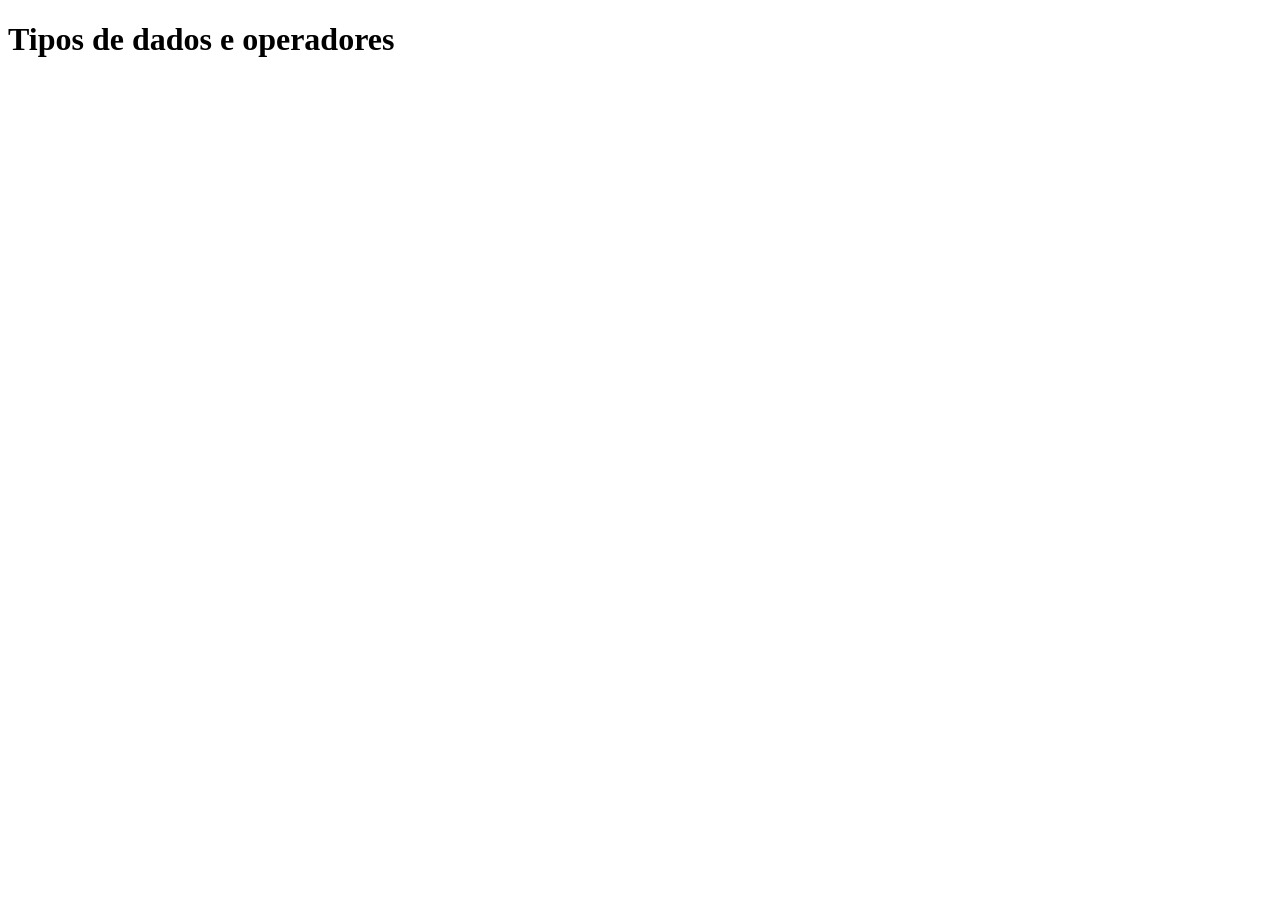
<file: 02_Operadores/index.html>
<!DOCTYPE html>
<html lang="en">
<head>
    <meta charset="UTF-8">
    <meta name="viewport" content="width=device-width, initial-scale=1.0">
    <title>Tipos de dados e operadores</title>
    <script src="js/scripts.js"></script>
</head>
<body>
    <h1>Tipos de dados e operadores</h1>
</body>
</html>
</file>
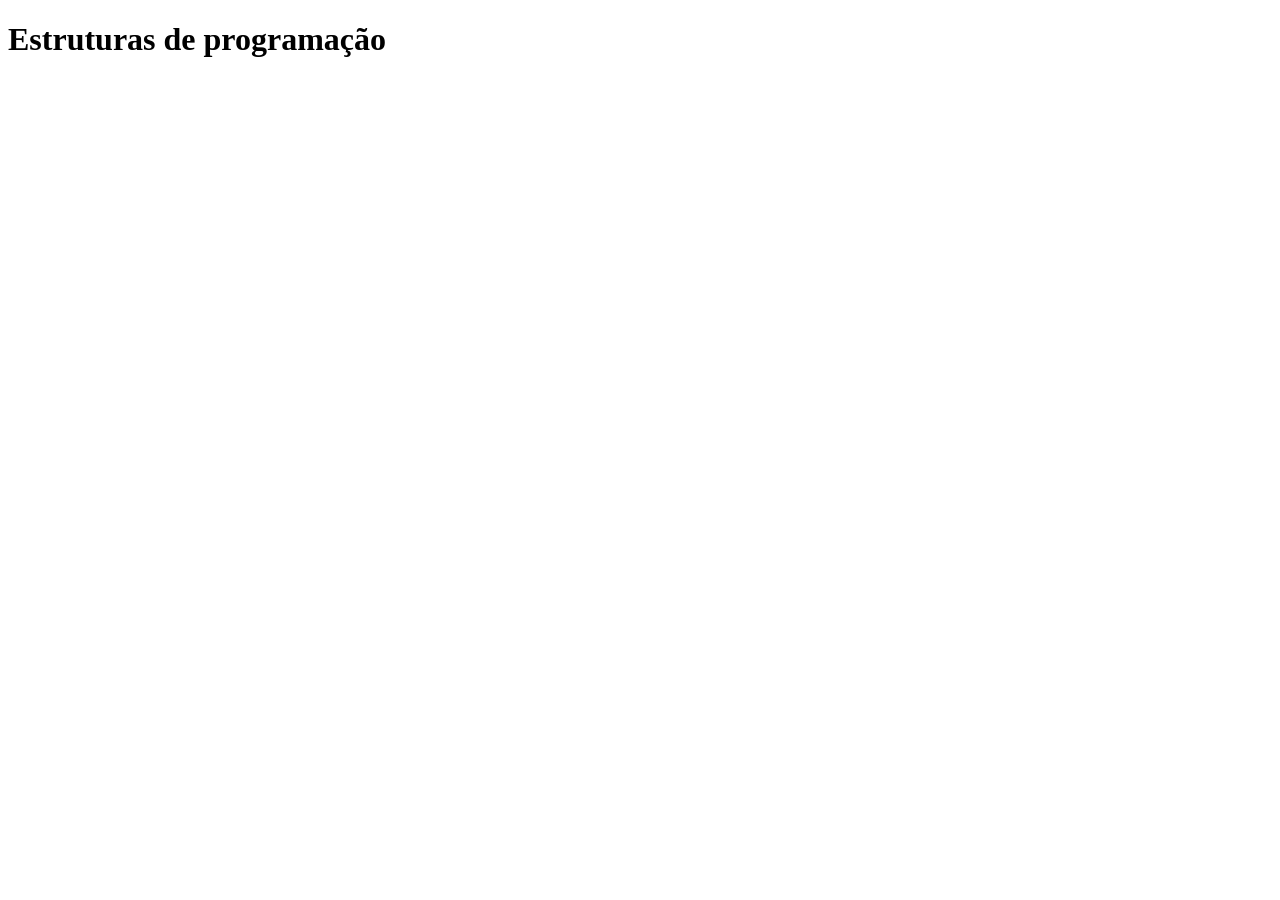
<file: 03_Estruturas/index.html>
<!DOCTYPE html>
<html lang="en">
<head>
    <meta charset="UTF-8">
    <meta name="viewport" content="width=device-width, initial-scale=1.0">
    <title>Estruturas de Programação</title>
    <script src="js/scripts.js"></script>
</head>
<body>
    <h1>Estruturas de programação</h1>
</body>
</html>
</file>
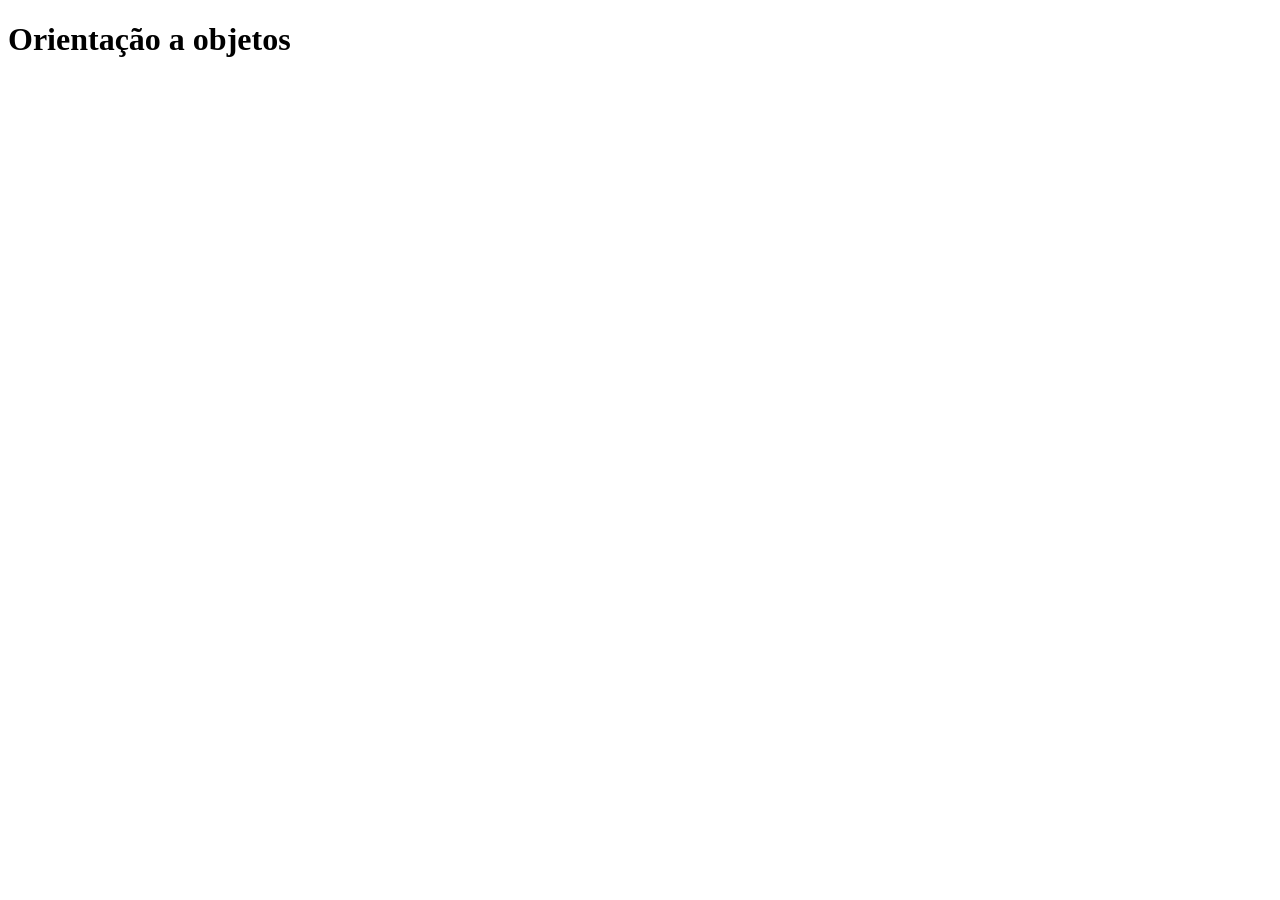
<file: 06_OOP/index.html>
<!DOCTYPE html>
<html lang="en">
<head>
    <meta charset="UTF-8">
    <meta name="viewport" content="width=device-width, initial-scale=1.0">
    <title>Orientação a objetos</title>
    <script src="js/scripts.js"></script>
</head>
<body>
    <h1>Orientação a objetos</h1>
</body>
</html>
</file>
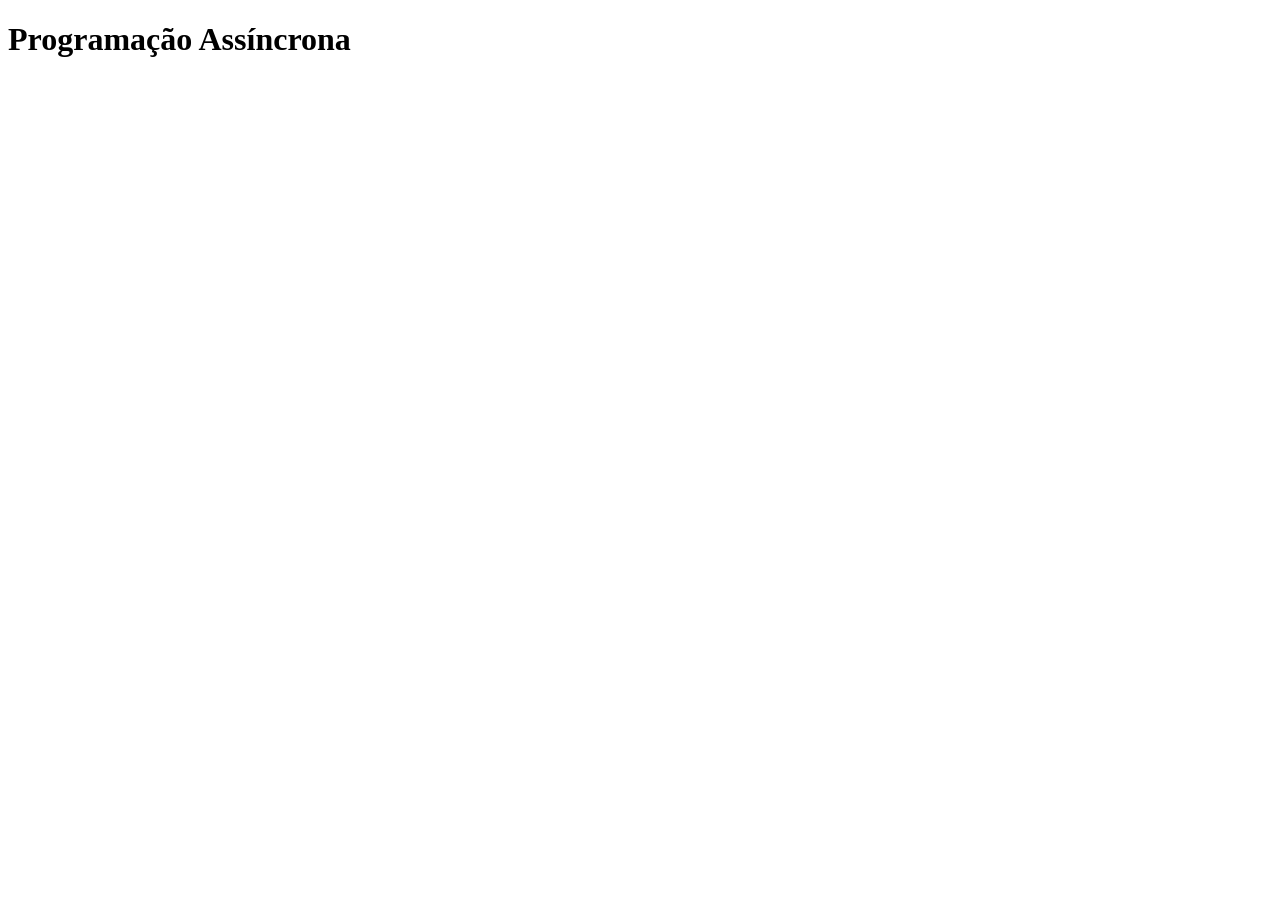
<file: 08_Programacao-assincrona/index.html>
<!DOCTYPE html>
<html lang="en">
<head>
    <meta charset="UTF-8">
    <meta name="viewport" content="width=device-width, initial-scale=1.0">
    <title>Programação assíncrona</title>
    <script src="js/scripts.js"></script>
</head>
<body>
    <h1>Programação Assíncrona</h1>
</body>
</html>
</file>
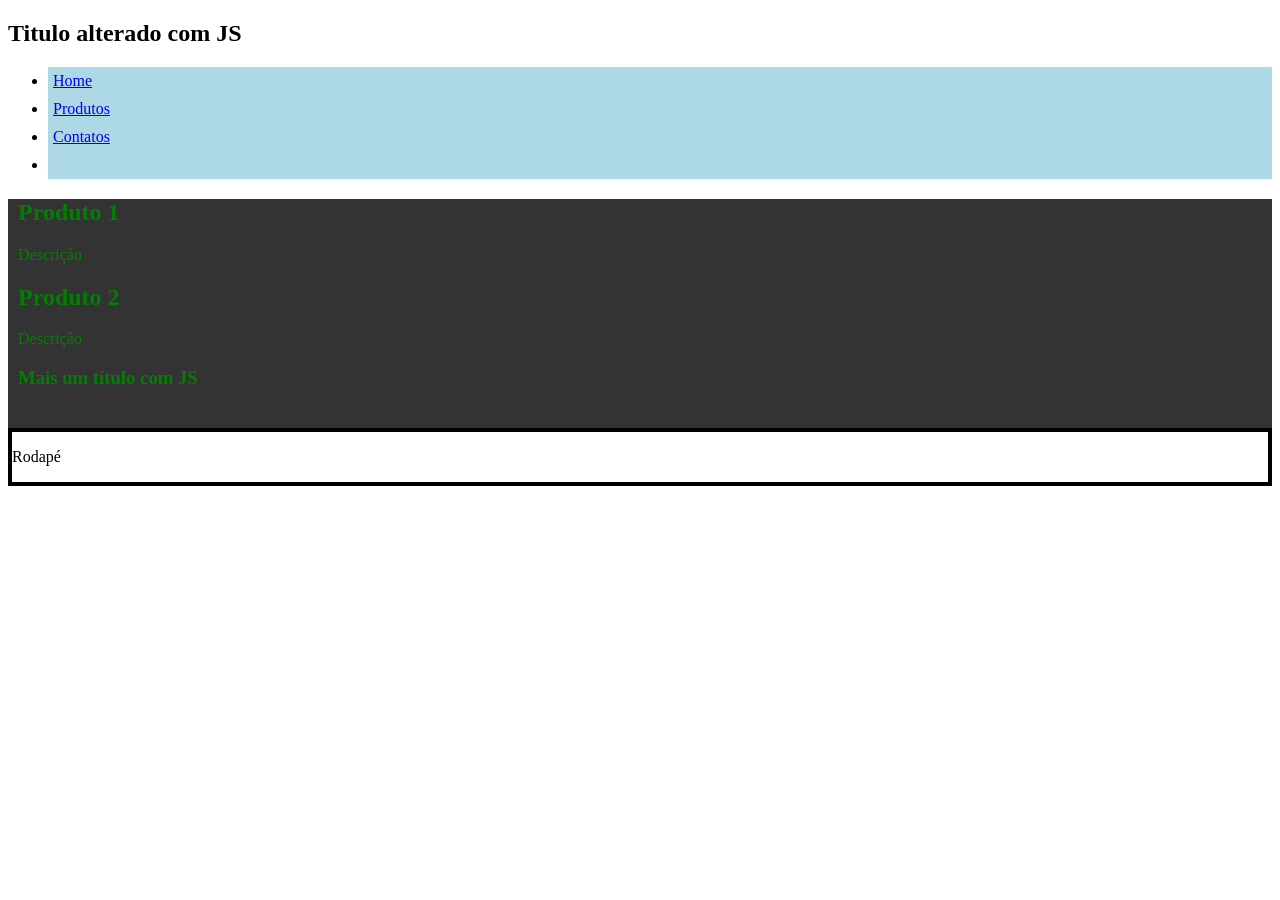
<file: 09_Navegador/index.html>
<!DOCTYPE html>
<html lang="en">

<head>
    <meta charset="UTF-8">
    <meta name="viewport" content="width=device-width, initial-scale=1.0">
    <title>Navegador</title>
    <link rel="stylesheet" href="css/styles.css">
    <script src="js/scripts.js" defer></script>

</head>

<body>
    <header>
        <h1 id="title">Navegador</h1>
        <nav>
            <ul>
                <li><a href="#">Home</a></li>
                <li><a href="#">Produtos</a></li>
                <li><a href="#">Contatos</a></li>
            </ul>
        </nav>
    </header>
    <main id="main-container">
        <div class="product">
            <h2>Produto 1</h2>
            <p>Descrição</p>
        </div>
        <div class="product">
            <h2>Produto 2</h2>
            <p>Descrição</p>
        </div>
    </main>
    <footer>
        <p>Rodapé</p>
    </footer>
</body>

</html>
</file>
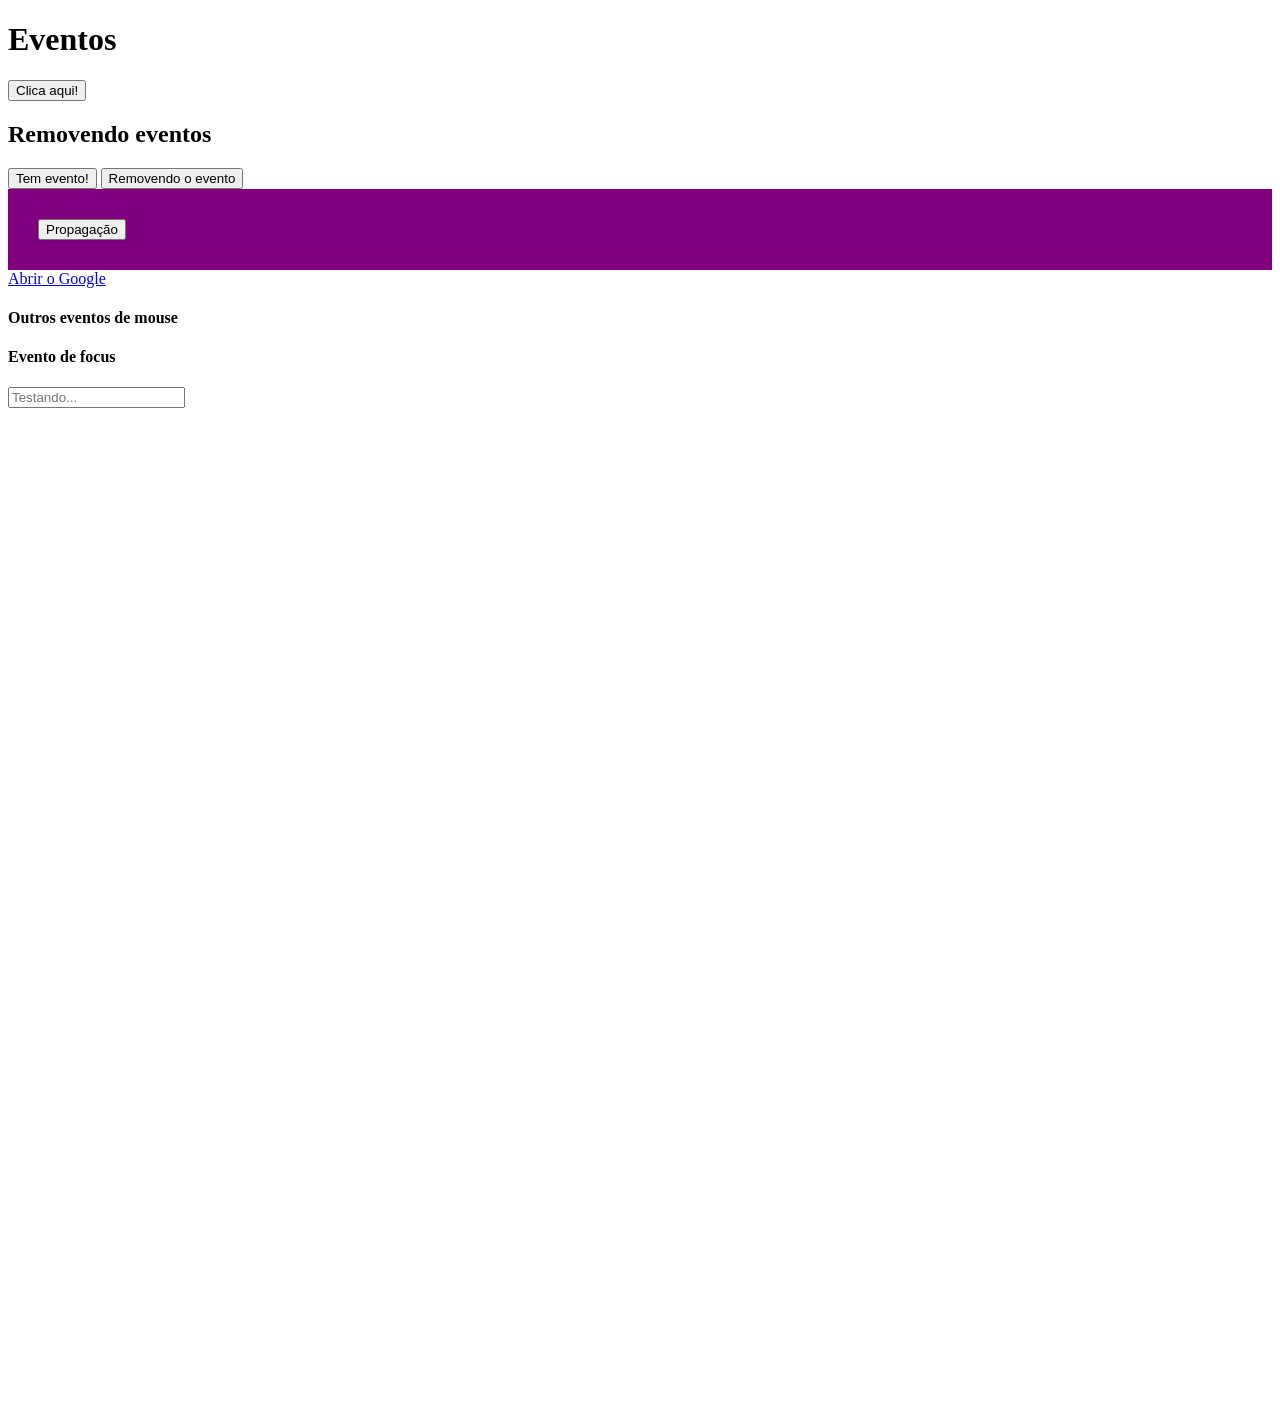
<file: 10_Eventos/index.html>
<!DOCTYPE html>
<html lang="en">

<head>
    <meta charset="UTF-8">
    <meta name="viewport" content="width=device-width, initial-scale=1.0">
    <title>Eventos</title>
    <script src="js/scripts.js" defer></script>
    <link rel="stylesheet" href="css/styles.css">
</head>

<body>
    <h1 id="my-title">Eventos</h1>
    <button id="my-button">Clica aqui!</button>

    <h2>Removendo eventos</h2>
    <button id="btn">Tem evento!</button>
    <button id="other-btn">Removendo o evento</button>

    <div id="btn-container">
        <button id="div-btn">Propagação</button>
    </div>

    <a href="https://www.google.com">Abrir o Google</a>

    <h4 id="mouse">Outros eventos de mouse</h4>

    <h4>Evento de focus</h4>
    <input type="text" id="my-input" placeholder="Testando..."/>
</body>

</html>
</file>
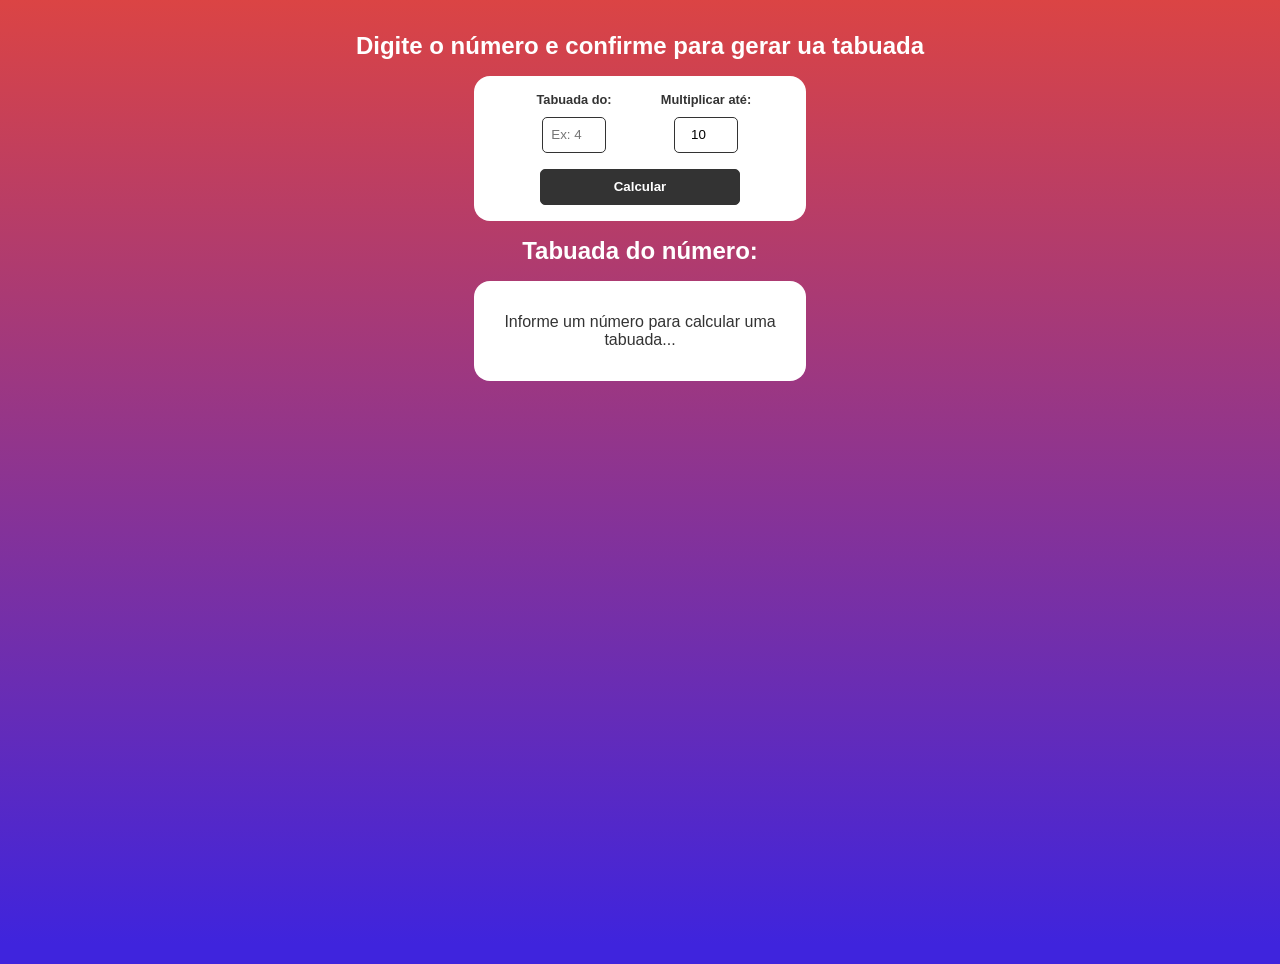
<file: 11_Projeto-Tabuada/index.html>
<!DOCTYPE html>
<html lang="en">

<head>
    <meta charset="UTF-8">
    <meta name="viewport" content="width=device-width, initial-scale=1.0">
    <title>Tabuada</title>
    <script src="js/scripts.js" defer></script>
    <link rel="stylesheet" href="css/styles.css">
</head>

<body>
    <h2>Digite o número e confirme para gerar ua tabuada</h2>
    <form id="multiplication-form">
        <div class="form-control">
            <label for="number">Tabuada do:</label>
            <input type="number" name="number" id="number" placeholder="Ex: 4"/>
        </div>
        
        <div class="form-control">
            <label for="multiplicator">Multiplicar até:</label>
            <input type="number" name="multiplicator" id="multiplicator" value="10"/>
        </div>
        <input type="submit" value="Calcular">
    </form>
    <div id="multiplication-table">
        <h2 id="multiplication-title">Tabuada do número: <span></span></h2>
        <div id="multiplication-operations">
            <p>Informe um número para calcular uma tabuada...</p>
        </div>
    </div>
</body>

</html>
</file>
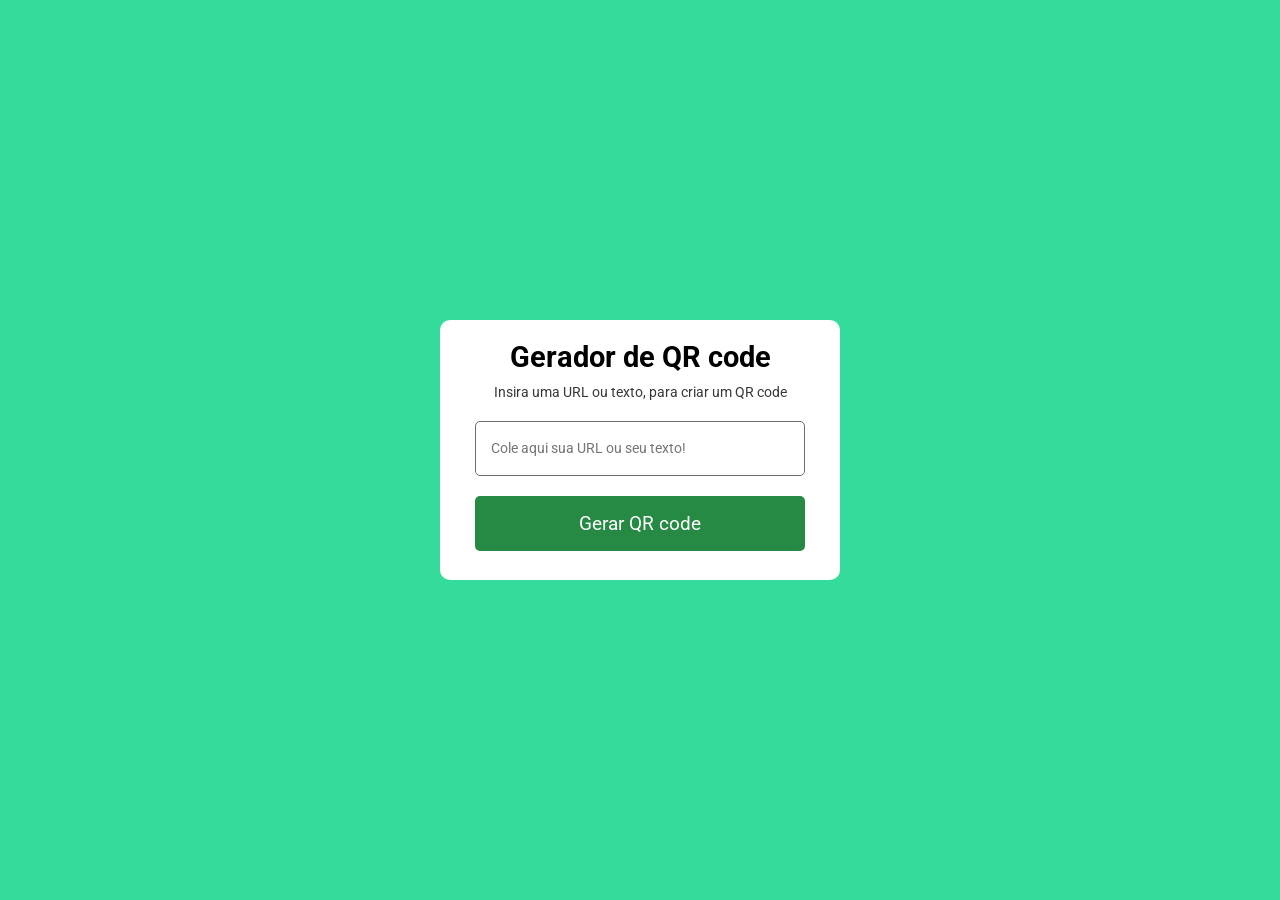
<file: 12_Projeto-QrCode/index.html>
<!DOCTYPE html>
<html lang="en">

<head>
    <meta charset="UTF-8">
    <meta name="viewport" content="width=device-width, initial-scale=1.0">
    <title>Gerar QR code</title>
    <script></script>
    <link rel="stylesheet" href="css/styles.css"><!-- css -->
    <script src="js/scripts.js" defer></script><!-- javascript -->
    <!-- o DEFER é para que o javasrcipt carregue depois do html -->

    <!-- Fonte Roboto -->
    <link rel="preconnect" href="https://fonts.googleapis.com" />
    <link rel="preconnect" href="https://fonts.gstatic.com" crossorigin />
    <link
        href="https://fonts.googleapis.com/css2?family=Roboto:ital,wght@0,100;0,300;0,400;0,500;0,700;0,900;1,100;1,300;1,400;1,500;1,700;1,900&display=swap"
        rel="stylesheet" />
</head>

<body>
    <div class="container">
        <header id="qr-header">
            <h1>Gerador de QR code</h1>
            <p>Insira uma URL ou texto, para criar um QR code</p>
        </header>
        <div id="qr-form">
            <input type="text" placeholder="Cole aqui sua URL ou seu texto!">
            <button>Gerar QR code</button>
        </div>
        <div id="qr-code">
            <img src="img/qrcode.png" alt="QR code" />
        </div>
    </div>
</body>

</html>
</file>
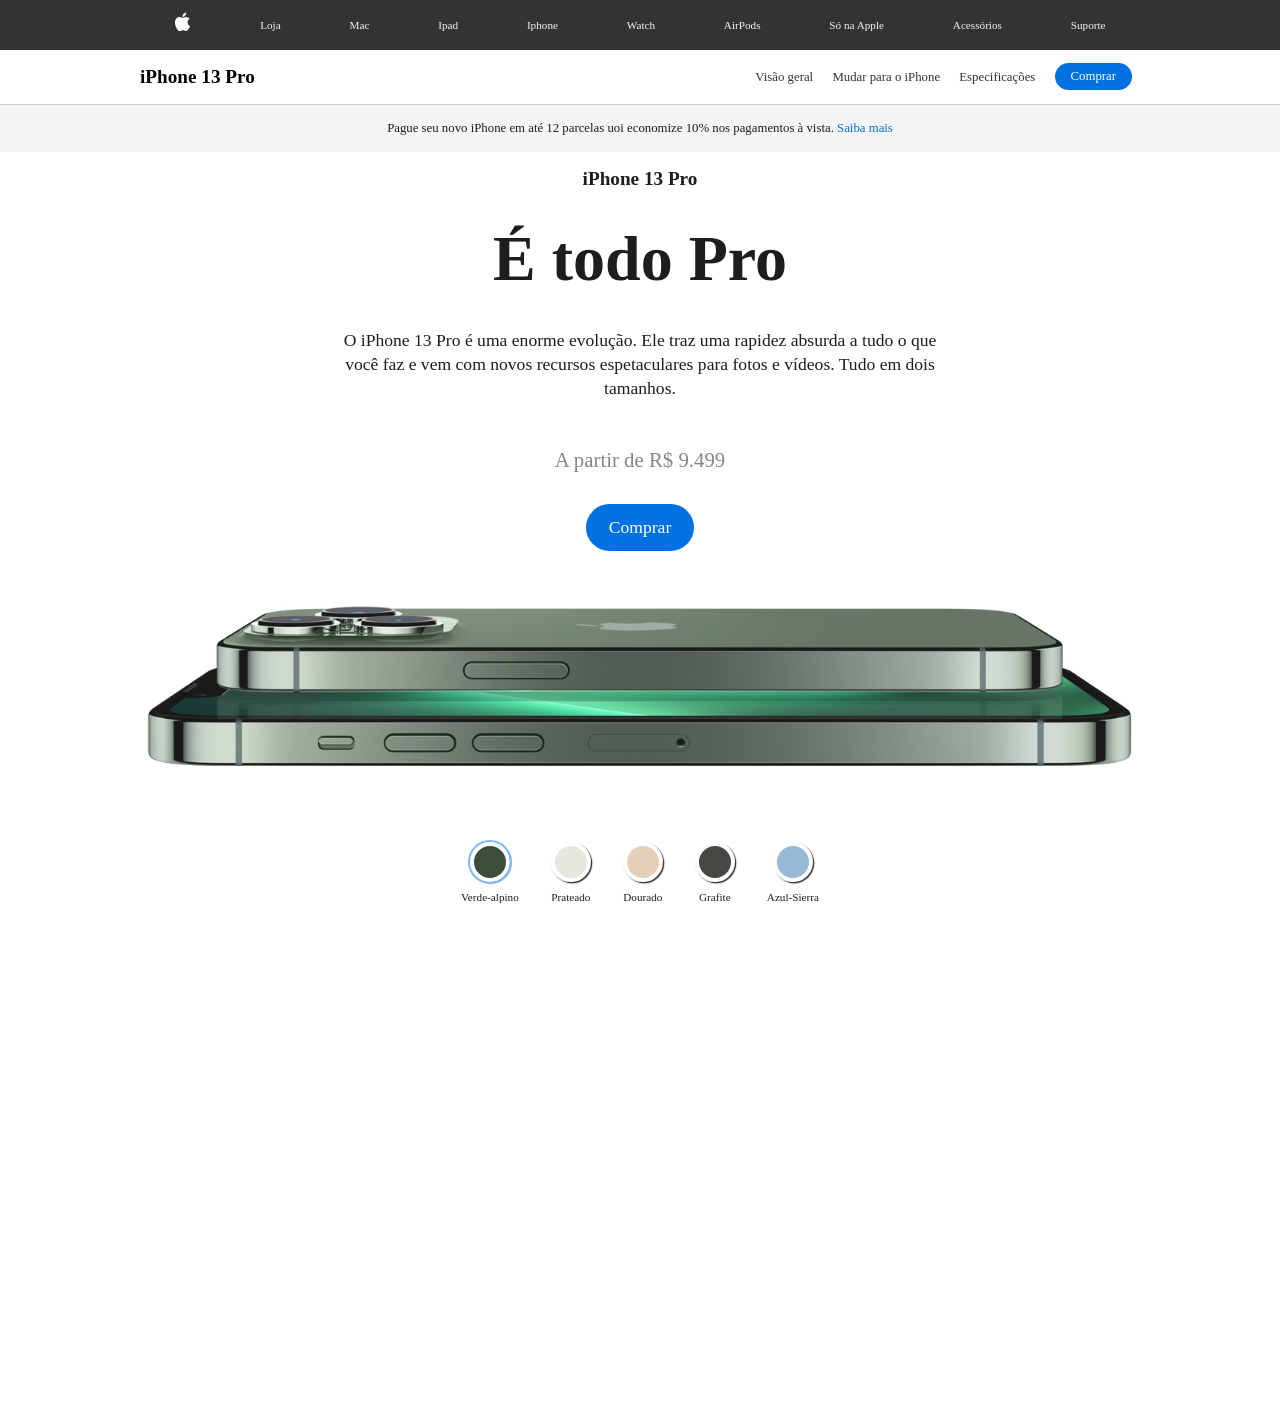
<file: 13_Projeto-Clone-Iphone/index.html>
<!DOCTYPE html>
<html lang="en">

<head>
    <meta charset="UTF-8">
    <meta name="viewport" content="width=device-width, initial-scale=1.0">
    <title>Iphone 13 Pro</title>
    <link rel="stylesheet" href="css/styles.css">
    <script src="js/scripts.js" defer></script>
</head>

<body>
    <header>
        <nav>
            <ul id="navbar">
                <li id="logo">
                    <a href="#">
                        <img src="img/logo_apple.svg" alt="Apple Store"/>
                    </a>
                </li>
                <li>
                    <a href="#">
                        Loja
                    </a>
                </li>
                <li>
                    <a href="#">
                        Mac
                    </a>
                </li>
                <li>
                    <a href="#">
                        Ipad
                    </a> 
                </li>
                <li>
                    <a href="#">
                        Iphone
                    </a>
                </li>
                <li>
                    <a href="#">
                        Watch
                    </a>
                </li>
                <li>
                    <a href="#">
                        AirPods
                    </a>
                </li>
                <li>
                    <a href="#">
                        Só na Apple
                    </a>
                </li>
                <li>
                    <a href="#">
                        Acessórios
                    </a>
                </li>
                <li>
                    <a href="#">
                        Suporte
                    </a>
                </li>
            </ul>
        </nav>
        <div id="bottom-header">
            <div id="bottom-header-inner">
                <h3>iPhone 13 Pro</h3>
                <div id="bottom-header-links">
                    <a href="#">Visão geral</a>
                    <a href="#">Mudar para o iPhone</a>
                    <a href="#">Especificações</a>
                    <a href="#" class="btn">Comprar</a>
                </div>
            </div>
        </div>
    </header>
    <div id="ribbon">
        <p>Pague seu novo iPhone em até 12 parcelas uoi economize 10% nos pagamentos à vista. 
            <a href="#">Saiba mais</a>
        </p>
    </div>
    <main id="main-content">
        <h1 id="title">iPhone 13 Pro</h1>
    <p id="subtitle">É todo Pro</p>
    <p id="description">
        O iPhone 13 Pro é uma enorme evolução. Ele traz uma rapidez absurda a
        tudo o que você faz e vem com novos recursos espetaculares para fotos e
        vídeos. Tudo em dois tamanhos.
    </p>
    <p id="price">A partir de R$ 9.499</p>
    <a href="#" class="btn">Comprar</a>
    <img id="product-image" src="img/iphone_green.jpg" alt="iPhone 13 Pro" />
    <div id="image-picker">
        <ul>
            <li id="green">
                <span class="color selected"></span>
                <span class="description">Verde-alpino</span>
            </li>
            <li id="silver">
                <span class="color"></span>
                <span class="description">Prateado</span>
            </li>
            <li id="golden">
                <span class="color"></span>
                <span class="description">Dourado</span>
            </li>
            <li id="grafite">
                <span class="color"></span>
                <span class="description">Grafite</span>
            </li>
            <li id="blue">
                <span class="color"></span>
                <span class="description">Azul-Sierra</span>
            </li>
        </ul>
    </div>
    </main>
</body>

</html>
</file>
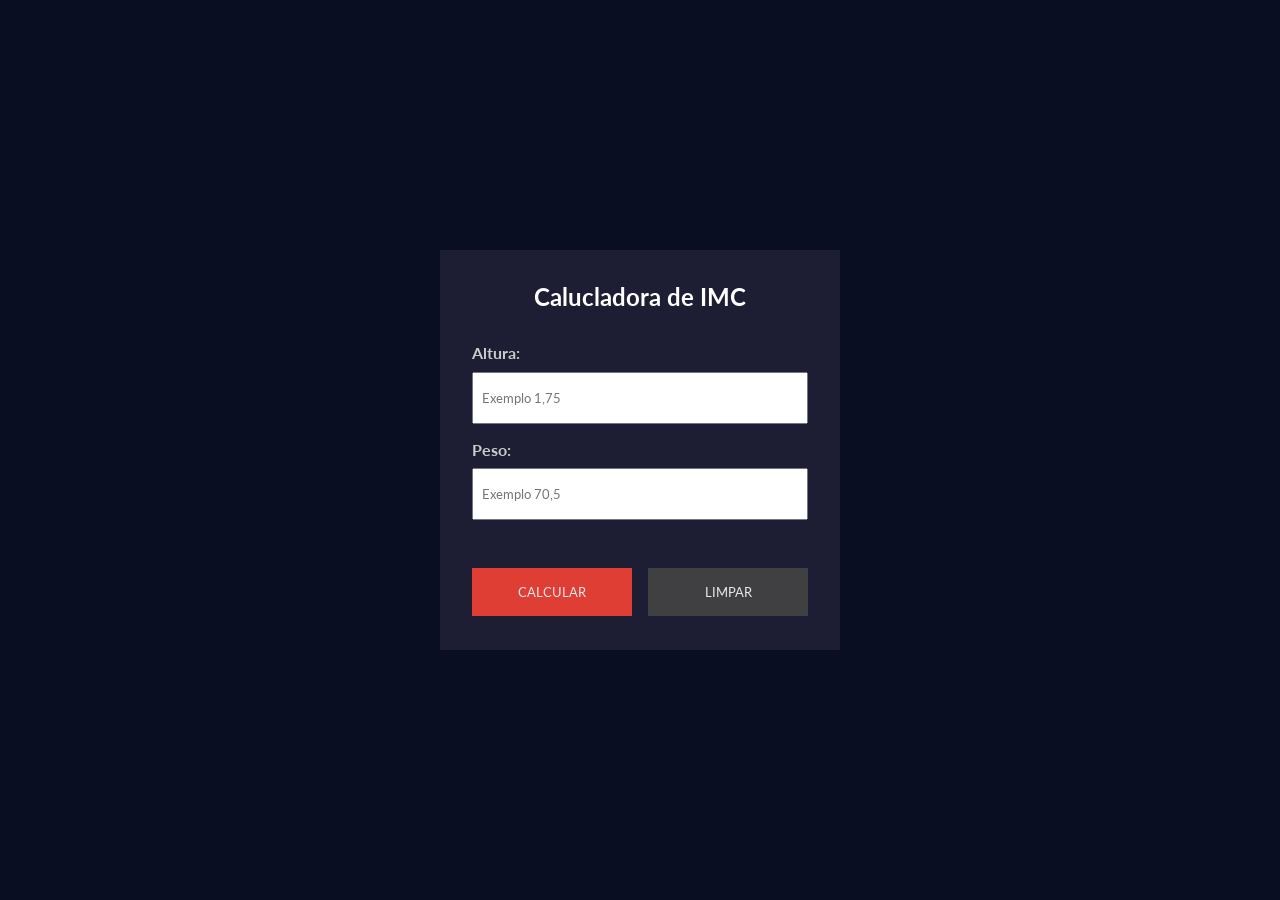
<file: 14_Projeto-IMC/index.html>
<!DOCTYPE html>
<html lang="en">

<head>
    <meta charset="UTF-8">
    <meta name="viewport" content="width=device-width, initial-scale=1.0">
    <link rel="stylesheet" href="css/styles.css">
    <script src="js/scripts.js" defer></script>
    <link rel="preconnect" href="https://fonts.googleapis.com">
    <link rel="preconnect" href="https://fonts.gstatic.com" crossorigin>
    <link
        href="https://fonts.googleapis.com/css2?family=Lato:ital,wght@0,100;0,300;0,400;0,700;0,900;1,100;1,300;1,400;1,700;1,900&display=swap"
        rel="stylesheet">
    <title>Calcular IMC</title>
</head>

<body>
    <div class="container">
        <div id="calc-container">
            <h2>Calucladora de IMC</h2>
            <form  id="imc-form">
                <div class="form-inputs">
                    <div class="form-control">
                        <label for="height">Altura:</label>
                        <input type="text" name="height" id="height" placeholder="Exemplo 1,75">
                    </div>
                    <div class="form-control">
                        <label for="weight">Peso:</label>
                        <input type="text" name="weight" id="weight" placeholder="Exemplo 70,5">
                    </div>
                </div>
                <div class="action-control">
                    <button id="calc-btn">Calcular</button>
                    <button id="clear-btn">Limpar</button>
                </div>
            </form>
        </div>
        <div id="result-container"  class="hide">
            <p id="imc-number">Seu IMC é: <span ></span></p>
            <p id="imc-info">Situação atual: <span></span></p>
            <h3>Confira as classificações:</h3>
            <div id="imc-table">
                <div class="table-header">
                    <h4>IMC</h4>
                    <h4>Classificação</h4>
                    <h4>Obesidade</h4>
                </div>
            </div>
            <button id="back-btn">Voltar</button>
        </div>
    </div>
</body>

</html>
</file>
<file: 09_Navegador/css/styles.css>
footer {
  border: 4px solid black;
}
</file>
<file: 10_Eventos/css/styles.css>
body {
    margin-bottom: 1000px;
}

#btn-container {
    padding: 30px;
    background-color: purple;
}
</file>
<file: 11_Projeto-Tabuada/css/styles.css>
* {
  margin: 0;
  padding: 0;
  font-family: Helvetica;
}

body {
  text-align: center;
  padding: 2rem;
  min-height: 100vh;
  background: linear-gradient(180deg, #db4444 0%, #3f24dd 98%);
  color: #fff;
}

h2 {
  margin-bottom: 1rem;
}

#multiplication-form {
  display: flex;
  justify-content: center;
  align-items: center;
  flex-wrap: wrap;
  max-width: 300px;
  margin: 1rem auto;
  padding: 1rem;
  background-color: #fff;
  border-radius: 1rem;
  color: #333;
}

.form-control {
  display: flex;
  flex-direction: column;
  align-items: center;
  width: 100px;
  margin: 0 1rem;
}

.form-control label {
  margin-bottom: 0.6rem;
  font-size: 0.8rem;
  font-weight: bold;
}

.form-control input {
  margin-bottom: 1rem;
  flex: 1;
  padding: 0.6rem 0.4rem;
  border: 1px solid #333;
  width: 50px;
  border-radius: 5px;
  text-align: center;
}

#multiplication-form input[type="submit"] {
    max-height: 50px;
    padding: .6rem 1.2rem;
    width: 200px;
    color: #fff;
    background-color: #333;
    border: 1px solid #333;
    border-radius: 5px;
    cursor: pointer;
    font-weight: bold;
}

#multiplication-operations {
    display: flex;
    flex-direction: column;
    align-items: center;
    max-width: 300px;
    margin: 1rem auto;
    padding: 2rem 1rem;
    background-color: #fff;
    color: #333;
    border-radius: 1rem;
}

#multiplication-operations .row {
    display: flex;
    justify-content: center;
    border: 1px solid #ccc;
    border-bottom: none;
    padding: .5rem;
    width: 150px;
}

#multiplication-operations .row:last-child {
    border-bottom: 1px solid #ccc;
}

#multiplication-operations .result {
    margin-left: .4rem;
}
</file>
<file: 12_Projeto-QrCode/css/styles.css>
* {
  margin: 0;
  padding: 0;
  font-family: Roboto;
  box-sizing: border-box;
}

body {
  display: flex;
  align-items: center;
  justify-content: center;
  min-height: 100vh;
  background-color: #34db9a;
}

/* Style do container */
.container {
  background-color: #fff;
  height: 260px;
  width: 400px;
  border-radius: 10px;
  padding: 20px;
  transition: 0.3s;
}

.container.active {
  height: 500px;
}

/* Style header */
#qr-header {
  text-align: center;
}

#qr-header h1 {
  font-size: 1.8rem;
  margin-bottom: 10px;
}

#qr-header p {
  color: #383838;
  font-size: 0.9rem;
}

/* Style form */
#qr-form {
  margin: 20px 15px;
}

#qr-form input,
#qr-form button {
  width: 100%;
  height: 55px;
  border: none;
  border-radius: 5px;
  font-size: 0.9rem;
}

#qr-form input {
  border: 1px solid #6e6d6d;
  padding: 10px 15px;
}

#qr-form button {
  background-color: #0f7e31;
  color: #fff;
  font-size: 1.2rem;
  margin-top: 20px;
  cursor: pointer;
  opacity: 0.9;
  transition: 0.4s;
}

#qr-form button:hover {
  background-color: #6bcf89;
}

/* Style QR CODE */
#qr-code {
  display: flex;
  opacity: 0;
  border: 1px solid #ccc;
  padding: 30px 0;
  margin: 20px 15px;
  justify-content: center;
  border-radius: 5px;
  transition: 0.5s;
}

.container.active #qr-code {
  opacity: 1;
}
</file>
<file: 13_Projeto-Clone-Iphone/css/styles.css>
/* Geral */
* {
  margin: 0;
  padding: 0;
  font-family: Verdana;
}

ul {
  list-style: none;
}

a {
  text-decoration: none;
}

/* Navbar */
header nav {
  background-color: #333;
}

#navbar {
  display: flex;
  justify-content: space-around;
  align-items: center;
  font-size: 0.7rem;
  padding: 0 1rem;
  max-width: 1000px;
  margin: 0 auto;
}

#navbar a {
  color: #f5f5f7;
  transition: 0.4s;
}

#navbar a:hover {
  color: #fff;
}

#bottom-header {
  font-size: 0.8rem;
  padding: 1rem;
  border-bottom: 1px solid #ccc;
}

#bottom-header h3 {
  font-size: 1.2rem;
}

#bottom-header a {
  color: #333;
}

#bottom-header-inner {
  max-width: 1000px;
  margin: 0 auto;
  display: flex;
  justify-content: space-between;
  align-items: center;
}

#bottom-header-inner a {
  margin: 0 0.5rem;
}

#bottom-header-inner .btn,
.btn {
  background-color: #0071e3;
  border-radius: 10rem;
  padding: 0.4rem 1rem;
  color: #fff;
}

/* Main */
#ribbon {
  text-align: center;
  padding: 1rem;
  background-color: #f5f5f7;
  color: #1d1d1d;
  font-size: 0.8rem;
}

#ribbon a {
  color: #0071e3;
}

#main-content {
  text-align: center;
  color: #1d1d1d;
  display: flex;
  flex-direction: column;
  justify-content: center;
}

#main-content #title {
  margin: 1rem;
  font-size: 1.2rem;
}

#main-content #subtitle {
  margin: 1rem;
  font-size: 4rem;
  font-weight: bold;
}

#main-content #description {
  max-width: 600px;
  margin: 1rem auto;
  font-size: 1.1rem;
  line-height: 1.5rem;
}

#main-content #price {
  font-size: 1.3rem;
  color: #86868b;
  margin: 2rem;
}

#main-content .btn {
  font-size: 1.1rem;
  padding: 0.8rem 1.4rem;
  align-self: center;
}

#main-content #product-image {
  max-width: 1000px;
  margin: 3rem auto;
  opacity: 0.9;
  transition: 0.5s;
}

#main-content #product-image.changing {
  opacity: 0.7;
}

#image-picker {
  margin-bottom: 500px;
}

#image-picker ul {
  display: flex;
  justify-content: center;
}

#image-picker li {
  margin: 1rem;
  display: flex;
  flex-direction: column;
  align-items: center;
  cursor: pointer;
}

#image-picker li .color {
  width: 2rem;
  height: 2rem;
  border-radius: 50%;
  box-shadow: 1.2px 1.2px 1.2px;
  border: 4px solid #fff;
  pointer-events: none;
}

#image-picker li .description {
  font-size: 0.7rem;
  color: #1d1d1d;
  margin-top: 0.6rem;
}

#green .color {
  background-color: #3a4e3a;
}

#silver .color {
  background-color: #e5e9dd;
}

#golden .color {
  background-color: #e4d0b9;
}

#grafite .color {
  background-color: #494743;
}

#blue .color {
  background-color: #97b8d6;
}

.selected {
  outline: 2px solid #7abdff;
}

/* Responsividade */
@media (max-width: 480px) {
  #navbar li {
    display: none;
  }

  #navbar #logo {
    display: flex;
  }

  #bottom-header-links a {
    display: none;
  }

  #bottom-header-links .btn {
    display: flex;
  }

  #main-content {
    padding: 2rem;
    overflow: hidden;
  }

  #main-content #subtitle {
    font-size: 3rem;
  }
}
</file>
<file: 14_Projeto-IMC/css/styles.css>
* {
  margin: 0;
  padding: 0;
  box-sizing: border-box;
  font-family: "Lato", sans-serif;
}

body {
  background-color: #090e22;
  display: flex;
  justify-content: center;
  align-items: center;
  min-height: 100vh;
  color: #fff;
}

.hide {
  display: none !important;
}

.container {
  min-width: 400px;
  min-height: 400px;
  background-color: #1d1e33;
  padding: 2rem;
}

/* IMC FORM */
#calc-container h2 {
  text-align: center;
  margin-bottom: 2rem;
}

.form-inputs {
  display: flex;
  flex-direction: column;
  justify-content: space-between;
}

.form-control {
  display: flex;
  flex-direction: column;
  flex: 1;
  margin-bottom: 1rem;
}

.form-control label {
  font-weight: bold;
  margin-bottom: 0.6rem;
  color: #ccc;
}

.form-control input {
  padding: 1rem 0.5rem;
}

.action-control {
  display: flex;
  justify-content: space-between;
  margin-top: 2rem;
  gap: 1rem;
}

button {
  text-transform: uppercase;
  padding: 1rem 1.5rem;
  border: none;
  background-color: #f44236;
  color: #fff;
  cursor: pointer;
  opacity: 0.9;
  flex: 1;
}

button:hover {
  opacity: 1;
}

#clear-btn {
  background-color: #444;
}

/* TABLE */
#result-container {
  text-align: center;
  display: flex;
  flex-direction: column;
}

#imc-number {
  font-size: 2.4rem;
  margin-bottom: 0.6rem;
}
#imc-info {
  font-size: 1.4rem;
  color: #ccc;
}

#result-container h3 {
  margin-top: 1rem;
  color: #dfdfdf;
}

#imc-table {
  margin: 1.5rem 0;
  font-size: 0.8rem;
}

.table-header {
  font-weight: bold;
  color: #ccc;
}

.table-header,
.table-data {
  display: flex;
  justify-content: space-between;
  margin-bottom: 0.5rem;
  padding-bottom: 0.5rem;
  border-bottom: 1px solid #444;
}

.table-header h4,
.table-data p {
  flex: 1;
}

.table-header h4:nth-child(3),
.table-data p:nth-child(3) {
    max-width: 80px;
}

#back-btn {
    align-self: center;
}

.good {
    color: #12db34;
}

.low {
    color: #dbce12;
}

.medium {
    color: #db6212;
}

.high {
    color: #db1912;
}
</file>
